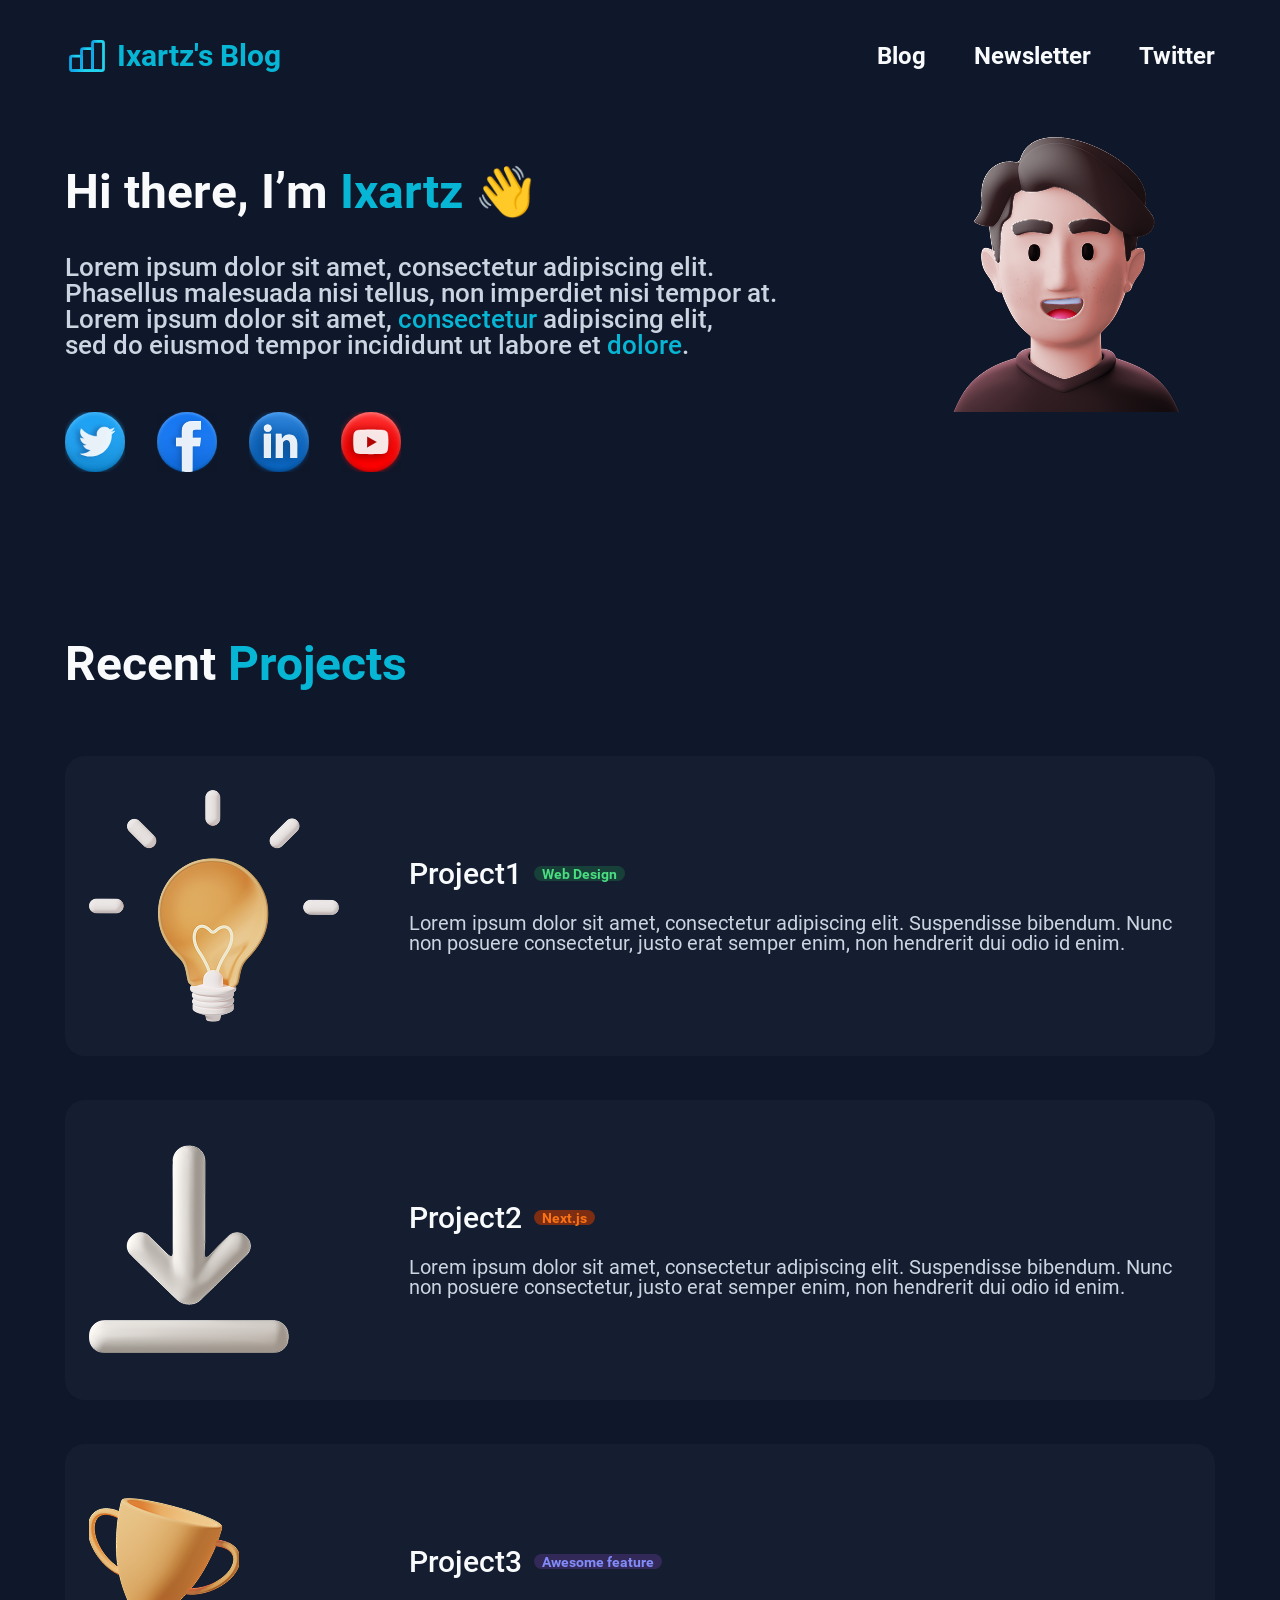
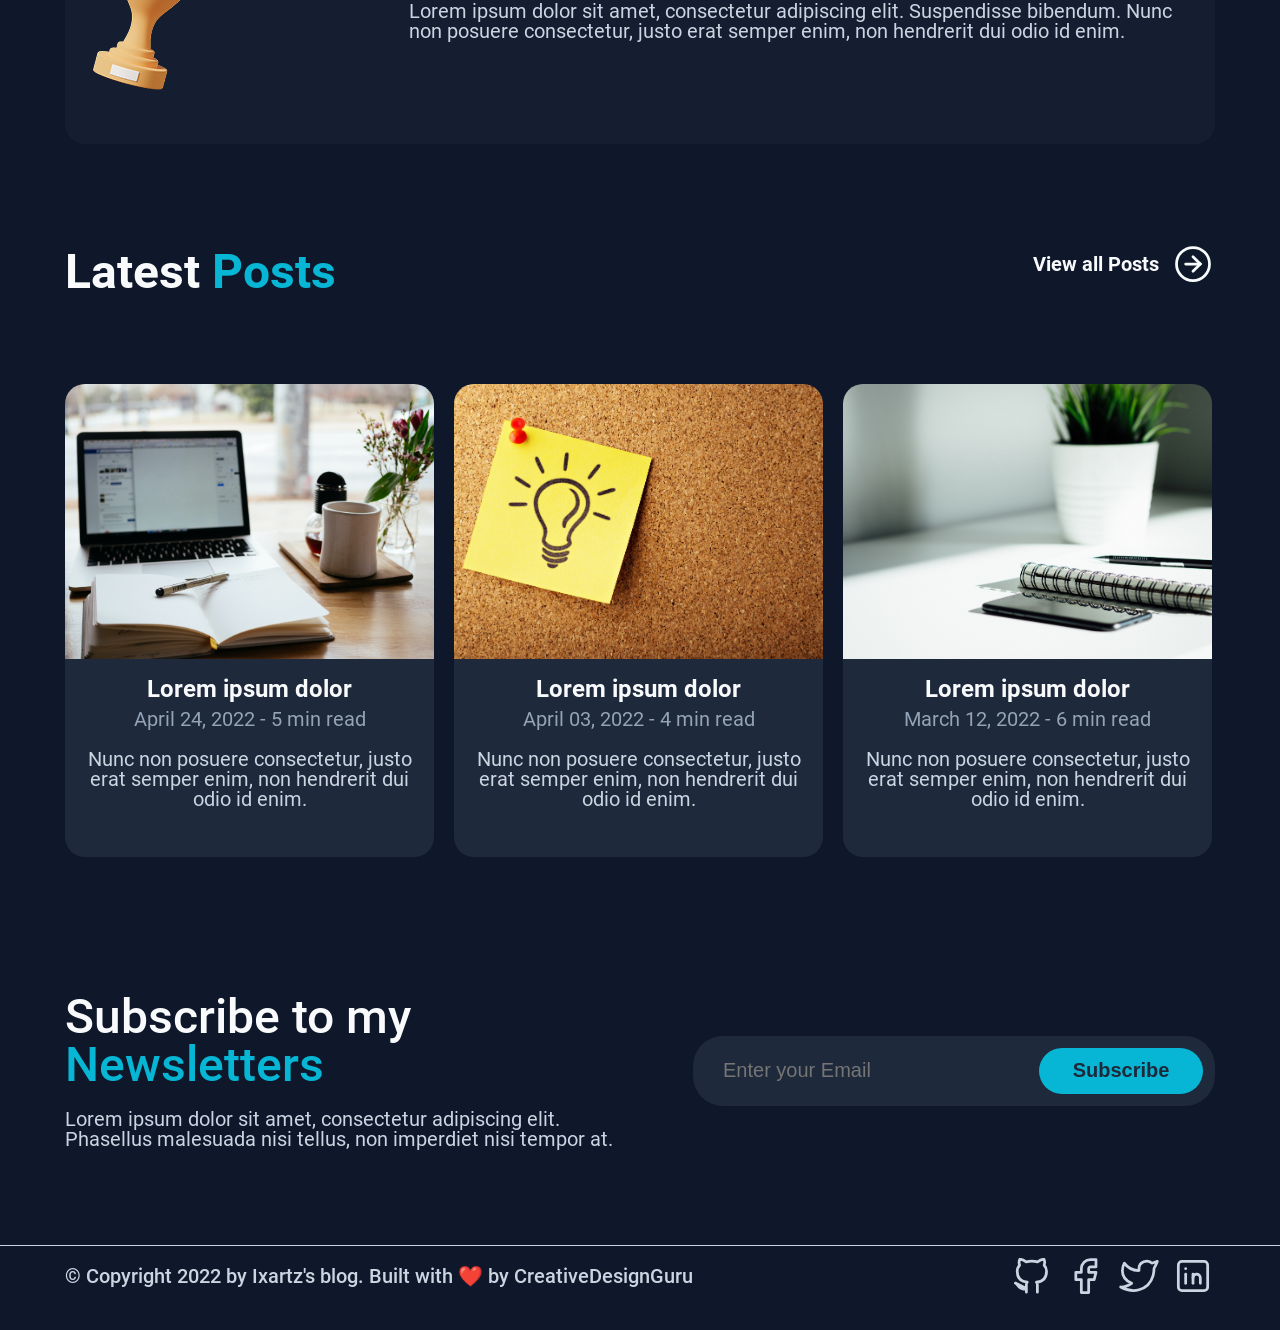
<file: index.html>
<!DOCTYPE html>
<html lang="en">
<head>
  <meta charset="UTF-8">
  <meta name="viewport" content="width=device-width, initial-scale=1.0">
  <meta name="description" content="Personal blog landing page by Ixartz">
  <title>Ixartz's Blog</title>
  <link rel="stylesheet" href="style/style.css">
</head>
<body>
<div class="page">

  <div class="header-wrapper">
    <header class="header">
      <a href="index.html" class="header-link">
        <img src="png/Framenav.svg" alt="" aria-hidden="true">
        Ixartz's Blog
      </a>
      <nav class="nav" aria-label="Main navigation">
        <a href="postExamples.html">Blog</a>
        <a href="newsLetter.html">Newsletter</a>
        <a href="#">Twitter</a>
      </nav>
    </header>
  </div>

  <main class="container">
    <section class="hero">
      <div class="hero-content">
        <h1>Hi there, I&rsquo;m <span class="highlight">Ixartz</span> 👋</h1>
        <p>
          Lorem ipsum dolor sit amet, consectetur adipiscing elit.<br> Phasellus malesuada nisi tellus,
          non imperdiet nisi tempor at.<br>
          Lorem ipsum dolor sit amet, <span class="highlight">consectetur</span> adipiscing elit,<br>
          sed do eiusmod tempor incididunt ut labore et <span class="highlight">dolore</span>.
        </p>
      </div>

      <div class="hero-image">
        <img src="png/Western%20Man.png" alt="">
      </div>
    </section>

    <div class="social-icons" aria-label="Social links">
      <a href="#" aria-label="Twitter"><img src="png/Twitter.svg" alt=""></a>
      <a href="#" aria-label="Facebook"><img src="png/facebook.svg" alt=""></a>
      <a href="#" aria-label="LinkedIn"><img src="png/linkedin.svg" alt=""></a>
      <a href="#" aria-label="Youtube"><img src="png/Youtube.svg" alt=""></a>
    </div>

    <section class="projects">
      <h2>Recent <span class="highlight">Projects</span></h2>

      <article class="project-card">
        <div class="image">
          <img src="png/3D-illustrations-gabriel-pinheiro.com.png" alt="Project 1 preview">
        </div>
        <div class="project-info">
          <h3>Project1 <span class="tag tag-green">Web Design</span></h3>
          <p>Lorem ipsum dolor sit amet, consectetur adipiscing elit. Suspendisse bibendum.<span class="br"></span> Nunc non posuere consectetur, justo erat semper enim, non hendrerit dui odio id enim.</p>
        </div>
      </article>

      <article class="project-card">
        <div class="image">
          <img src="png/3D-illustrations-gabriel-pinheiro.com%20(1).png" alt="Project 2 preview">
        </div>
        <div class="project-info">
          <h3>Project2 <span class="tag tag-orange">Next.js</span></h3>
          <p>Lorem ipsum dolor sit amet, consectetur adipiscing elit. Suspendisse bibendum.<span class="br"></span> Nunc non posuere consectetur, justo erat semper enim, non hendrerit dui odio id enim.</p>
        </div>
      </article>

      <article class="project-card">
        <div class="image">
         <img src="png/3D-illustrations-gabriel-pinheiro.com%20(2).png" alt="Project 3 preview">
        </div>
        <div class="project-info">
          <h3>Project3 <span class="tag tag-purple">Awesome feature</span></h3>
          <p>Lorem ipsum dolor sit amet, consectetur adipiscing elit. Suspendisse bibendum.<span class="br"></span> Nunc non posuere consectetur, justo erat semper enim, non hendrerit dui odio id enim.</p>
        </div>
      </article>
    </section>

    <section class="posts-section">
      <div class="section-header">
        <h2>Latest <span class="highlight">Posts</span></h2>
        <a href="post.html" class="view-all-link">
          View all Posts
          <img src="png/Frame%20(1).svg" alt="" aria-hidden="true">
        </a>
      </div>

      <div class="posts-grid">
        <article class="post-card">
          <a href="postExamples.html">
            <img src="png/214bcecc0c7e9d845142b5a23d0261f098c0ba4d.jpg" alt="Post preview image">
            <div class="post-content">
              <h3>Lorem ipsum dolor</h3>
              <span class="post-meta">April 24, 2022 - 5 min read</span>
              <p>Nunc non posuere consectetur, justo erat semper enim, non hendrerit dui odio id enim.</p>
            </div>
          </a>
        </article>

        <article class="post-card">
          <img src="png/d40a3f87a22798b25255d2ef6967745dd391d653.jpg" alt="Post preview image">
          <div class="post-content">
            <h3>Lorem ipsum dolor</h3>
            <span class="post-meta">April 03, 2022 - 4 min read</span>
            <p>Nunc non posuere consectetur, justo erat semper enim, non hendrerit dui odio id enim.</p>
          </div>
        </article>

        <article class="post-card">
          <img src="png/fa3dfb51252e62ef6c4b4d68439936e366598f66.jpg" alt="Post preview image">
          <div class="post-content">
            <h3>Lorem ipsum dolor</h3>
            <span class="post-meta">March 12, 2022 - 6 min read</span>
            <p>Nunc non posuere consectetur, justo erat semper enim, non hendrerit dui odio id enim.</p>
          </div>
        </article>
      </div>
    </section>

    <section class="newsletter">
      <div class="newsletter-content">
        <h2>Subscribe to my <br><span class="highlight">Newsletters</span></h2>
        <p>Lorem ipsum dolor sit amet, consectetur adipiscing elit.<br> Phasellus malesuada nisi tellus, non imperdiet nisi tempor at.</p>
      </div>
      <div class="newsletter-form">
        <form action="#">
          <input type="email" placeholder="Enter your Email" required>
          <button type="submit">Subscribe</button>
        </form>
      </div>
    </section>
  </main>

  <footer class="footer">
    <div class="container footer-container">
      <p class="copyright">
        &copy; Copyright 2022 by Ixartz's blog. Built with ❤️ by CreativeDesignGuru
      </p>
      <div class="footer-social" aria-label="Footer social links">
        <a href="#" aria-label="GitHub"><img src="png/Vector.svg" alt=""></a>
        <a href="#" aria-label="Facebook"><img src="png/Frame.svg" alt=""></a>
        <a href="#" aria-label="Twitter"><img src="png/Frame1.svg" alt=""></a>
        <a href="#" aria-label="LinkedIn"><img src="png/Frame2.svg" alt=""></a>
      </div>
    </div>
  </footer>
</div>
</body>
</html>
</file>
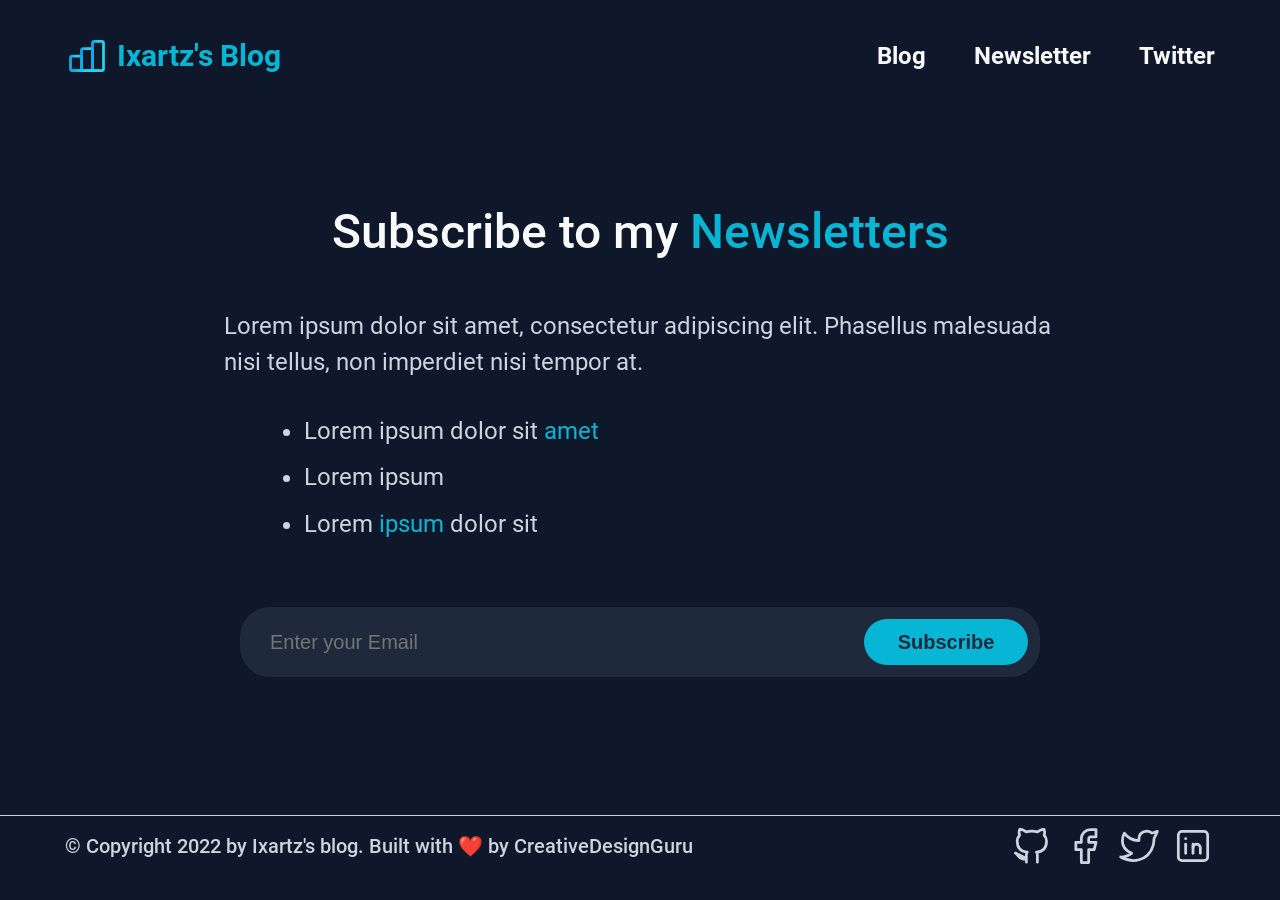
<file: newsLetter.html>
<!DOCTYPE html>
<html lang="en">
<head>
  <meta charset="UTF-8">
  <meta name="viewport" content="width=device-width, initial-scale=1.0">
  <meta name="description" content="Subscribe to Newsletter - Ixartz's Blog">
  <title>Newsletter - Ixartz's Blog</title>

  <link rel="stylesheet" href="style/style.css">
  <link rel="stylesheet" href="style/newsLetter.css">
</head>
<body>
<div class="page">

  <div class="header-wrapper">
    <header class="header">
      <a href="index.html" class="header-link">
        <img src="png/Framenav.svg" alt="" aria-hidden="true">
        Ixartz's Blog
      </a>
      <nav class="nav" aria-label="Main navigation">
        <a href="postExamples.html">Blog</a>
        <a href="newsLetter.html">Newsletter</a>
        <a href="#">Twitter</a>
      </nav>
    </header>
  </div>

  <main class="container">

    <section class="newsletter newsletter-standalone">
      <div class="newsletter-content">
        <h2>Subscribe to my <span class="highlight">Newsletters</span></h2>

        <div class="text-block">
          <p>Lorem ipsum dolor sit amet, consectetur adipiscing elit. Phasellus malesuada nisi tellus, non imperdiet nisi tempor at.</p>

          <ul class="newsletter-features">
            <li>Lorem ipsum dolor sit <span class="highlight">amet</span></li>
            <li>Lorem ipsum</li>
            <li>Lorem <span class="highlight">ipsum</span> dolor sit</li>
          </ul>
        </div>
      </div>

      <div class="newsletter-form">
        <form action="#">
          <input type="email" placeholder="Enter your Email" required>
          <button type="submit">
            <span class="desktop-text">Subscribe</span>
          </button>
        </form>
      </div>
    </section>

  </main>

  <footer class="footer">
    <div class="container footer-container">
      <p class="copyright">
        &copy; Copyright 2022 by Ixartz's blog. Built with ❤️ by CreativeDesignGuru
      </p>
      <div class="footer-social" aria-label="Footer social links">
        <a href="#" aria-label="GitHub"><img src="png/Vector.svg" alt=""></a>
        <a href="#" aria-label="Facebook"><img src="png/Frame.svg" alt=""></a>
        <a href="#" aria-label="Twitter"><img src="png/Frame1.svg" alt=""></a>
        <a href="#" aria-label="LinkedIn"><img src="png/Frame2.svg" alt=""></a>
      </div>
    </div>
  </footer>
</div>
</body>
</html>
</file>
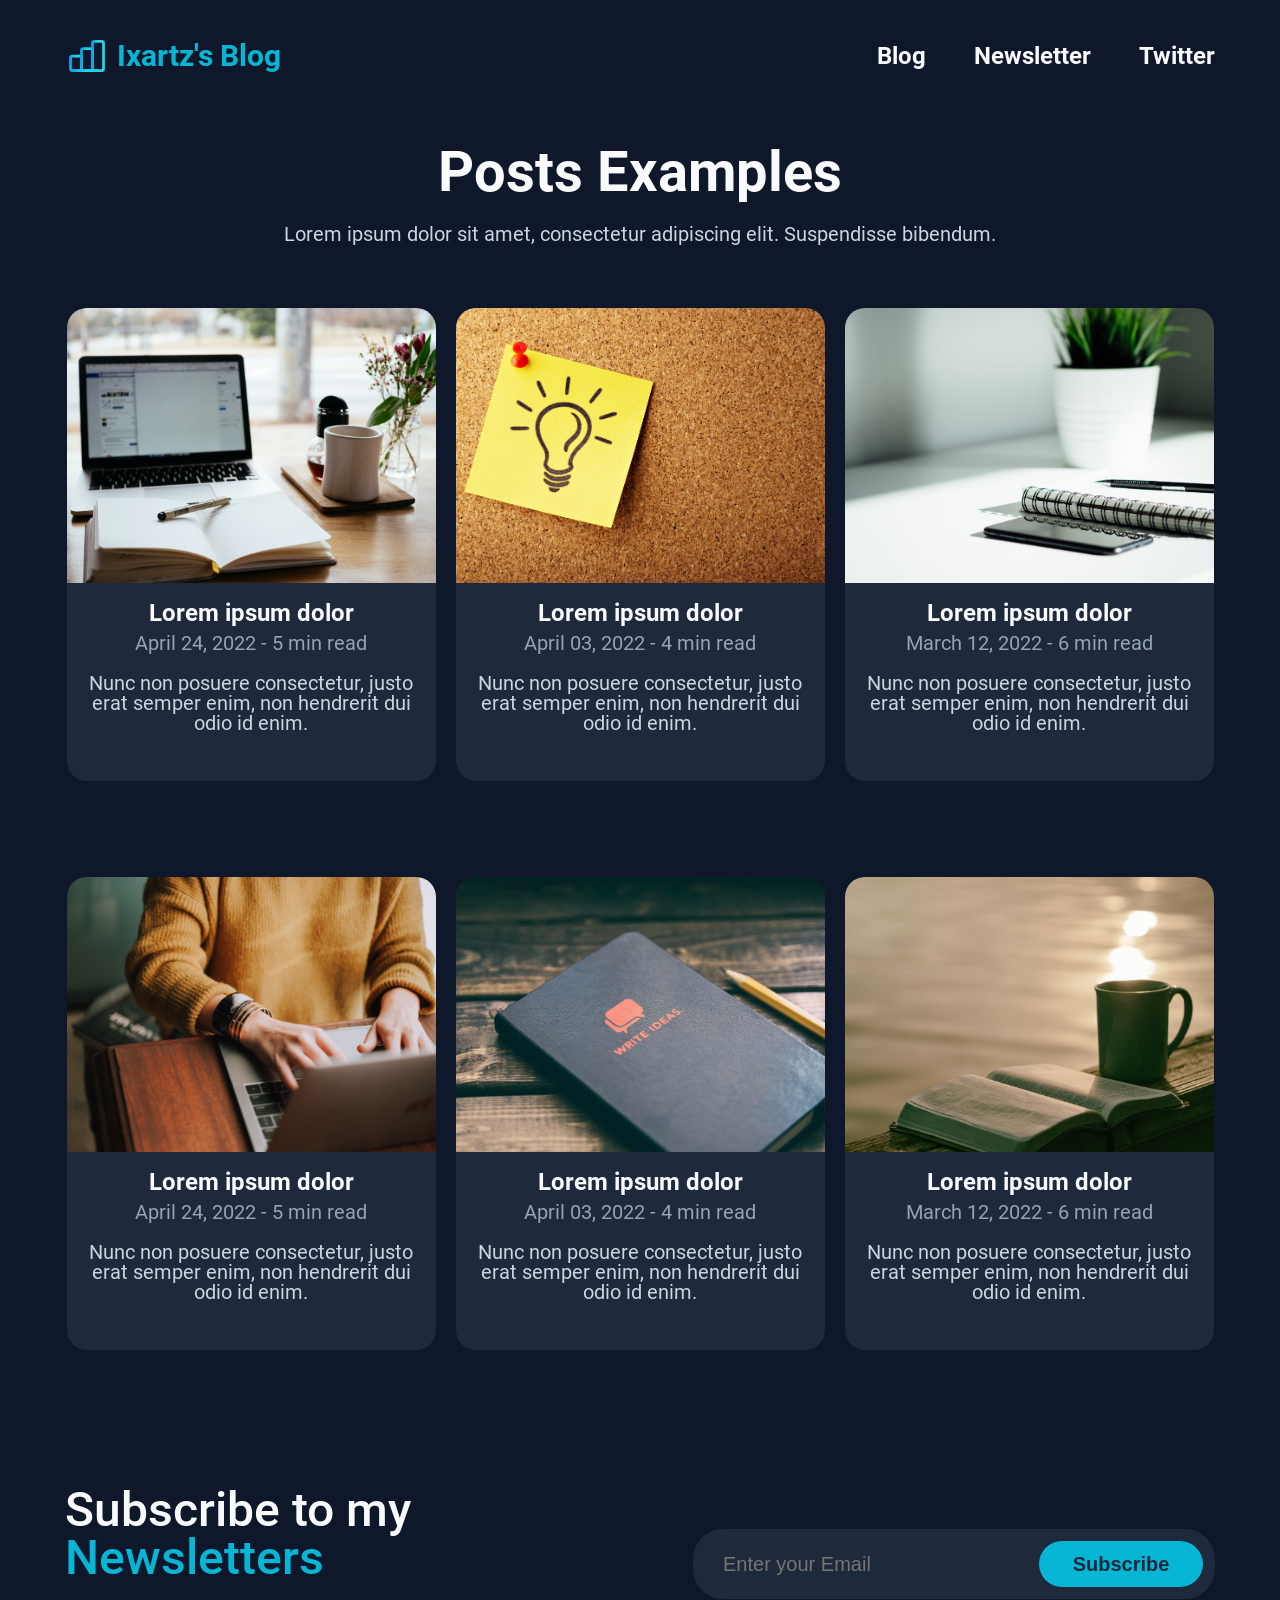
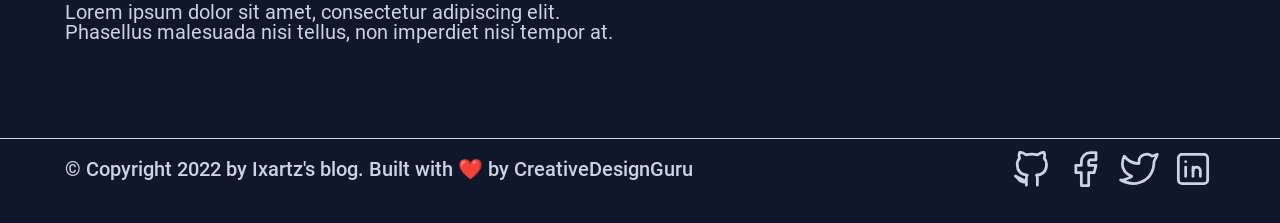
<file: post.html>
<!DOCTYPE html>
<html lang="en">
<head>
  <meta charset="UTF-8">
  <meta name="viewport" content="width=device-width, initial-scale=1.0">
  <meta name="description" content="Posts Examples - Ixartz's Blog">
  <title>Posts Examples - Ixartz's Blog</title>

  <link rel="stylesheet" href="style/style.css">
  <link rel="stylesheet" href="style/post.css">
</head>
<body>
<div class="page">

  <div class="header-wrapper">
    <header class="header">
      <a href="index.html" class="header-link">
        <img src="png/Framenav.svg" alt="" aria-hidden="true">
        Ixartz's Blog
      </a>
      <nav class="nav" aria-label="Main navigation">
        <a href="postExamples.html">Blog</a>
        <a href="newsLetter.html">Newsletter</a>
        <a href="#">Twitter</a>
      </nav>
    </header>
  </div>

  <main class="container">

    <section class="page-header">
      <h1>Posts Examples</h1>
      <p>Lorem ipsum dolor sit amet, consectetur adipiscing elit. Suspendisse bibendum.</p>
    </section>

    <section class="posts-section">
      <div class="posts-grid posts-grid-archive">

        <article class="post-card">
          <a href="postExamples.html">
          <img src="png/214bcecc0c7e9d845142b5a23d0261f098c0ba4d.jpg" alt="Laptop on desk">
            <div class="post-content">
              <h3>Lorem ipsum dolor</h3>
              <span class="post-meta">April 24, 2022 - 5 min read</span>
              <p>Nunc non posuere consectetur, justo erat semper enim, non hendrerit dui odio id enim.</p>
            </div>
          </a>
        </article>

        <article class="post-card">
          <img src="png/d40a3f87a22798b25255d2ef6967745dd391d653.jpg" alt="Lightbulb on sticky note">
          <div class="post-content">
            <h3>Lorem ipsum dolor</h3>
            <span class="post-meta">April 03, 2022 - 4 min read</span>
            <p>Nunc non posuere consectetur, justo erat semper enim, non hendrerit dui odio id enim.</p>
          </div>
        </article>

        <article class="post-card">
          <img src="png/fa3dfb51252e62ef6c4b4d68439936e366598f66.jpg" alt="Notebook on desk">
          <div class="post-content">
            <h3>Lorem ipsum dolor</h3>
            <span class="post-meta">March 12, 2022 - 6 min read</span>
            <p>Nunc non posuere consectetur, justo erat semper enim, non hendrerit dui odio id enim.</p>
          </div>
        </article>

        <article class="post-card">
          <img src="png/823829e7b3ae1e664710804e14ee09594344434d.jpg" alt="Person typing on laptop">
          <div class="post-content">
            <h3>Lorem ipsum dolor</h3>
            <span class="post-meta">April 24, 2022 - 5 min read</span>
            <p>Nunc non posuere consectetur, justo erat semper enim, non hendrerit dui odio id enim.</p>
          </div>
        </article>

        <article class="post-card">
          <img src="png/b34675c96b7b48de2ae2f6d5213dad5c514f452d.jpg" alt="Notebook with Write Ideas text">
          <div class="post-content">
            <h3>Lorem ipsum dolor</h3>
            <span class="post-meta">April 03, 2022 - 4 min read</span>
            <p>Nunc non posuere consectetur, justo erat semper enim, non hendrerit dui odio id enim.</p>
          </div>
        </article>

        <article class="post-card">
          <img src="png/5ce6bbfe92e14bdc318ed444702cb6166bba798b.jpg" alt="Coffee and book">
          <div class="post-content">
            <h3>Lorem ipsum dolor</h3>
            <span class="post-meta">March 12, 2022 - 6 min read</span>
            <p>Nunc non posuere consectetur, justo erat semper enim, non hendrerit dui odio id enim.</p>
          </div>
        </article>

      </div>
    </section>

    <section class="newsletter">
      <div class="newsletter-content">
        <h2>Subscribe to my <br><span class="highlight">Newsletters</span></h2>
        <p>Lorem ipsum dolor sit amet, consectetur adipiscing elit.<br> Phasellus malesuada nisi tellus, non imperdiet nisi tempor at.</p>
      </div>
      <div class="newsletter-form">
        <form action="#">
          <input type="email" placeholder="Enter your Email" required>
          <button type="submit">Subscribe</button>
        </form>
      </div>
    </section>
  </main>

  <footer class="footer">
    <div class="container footer-container">
      <p class="copyright">
        &copy; Copyright 2022 by Ixartz's blog. Built with ❤️ by CreativeDesignGuru
      </p>
      <div class="footer-social" aria-label="Footer social links">
        <a href="#" aria-label="GitHub"><img src="png/Vector.svg" alt=""></a>
        <a href="#" aria-label="Facebook"><img src="png/Frame.svg" alt=""></a>
        <a href="#" aria-label="Twitter"><img src="png/Frame1.svg" alt=""></a>
        <a href="#" aria-label="LinkedIn"><img src="png/Frame2.svg" alt=""></a>
      </div>
    </div>
  </footer>
</div>
</body>
</html>
</file>
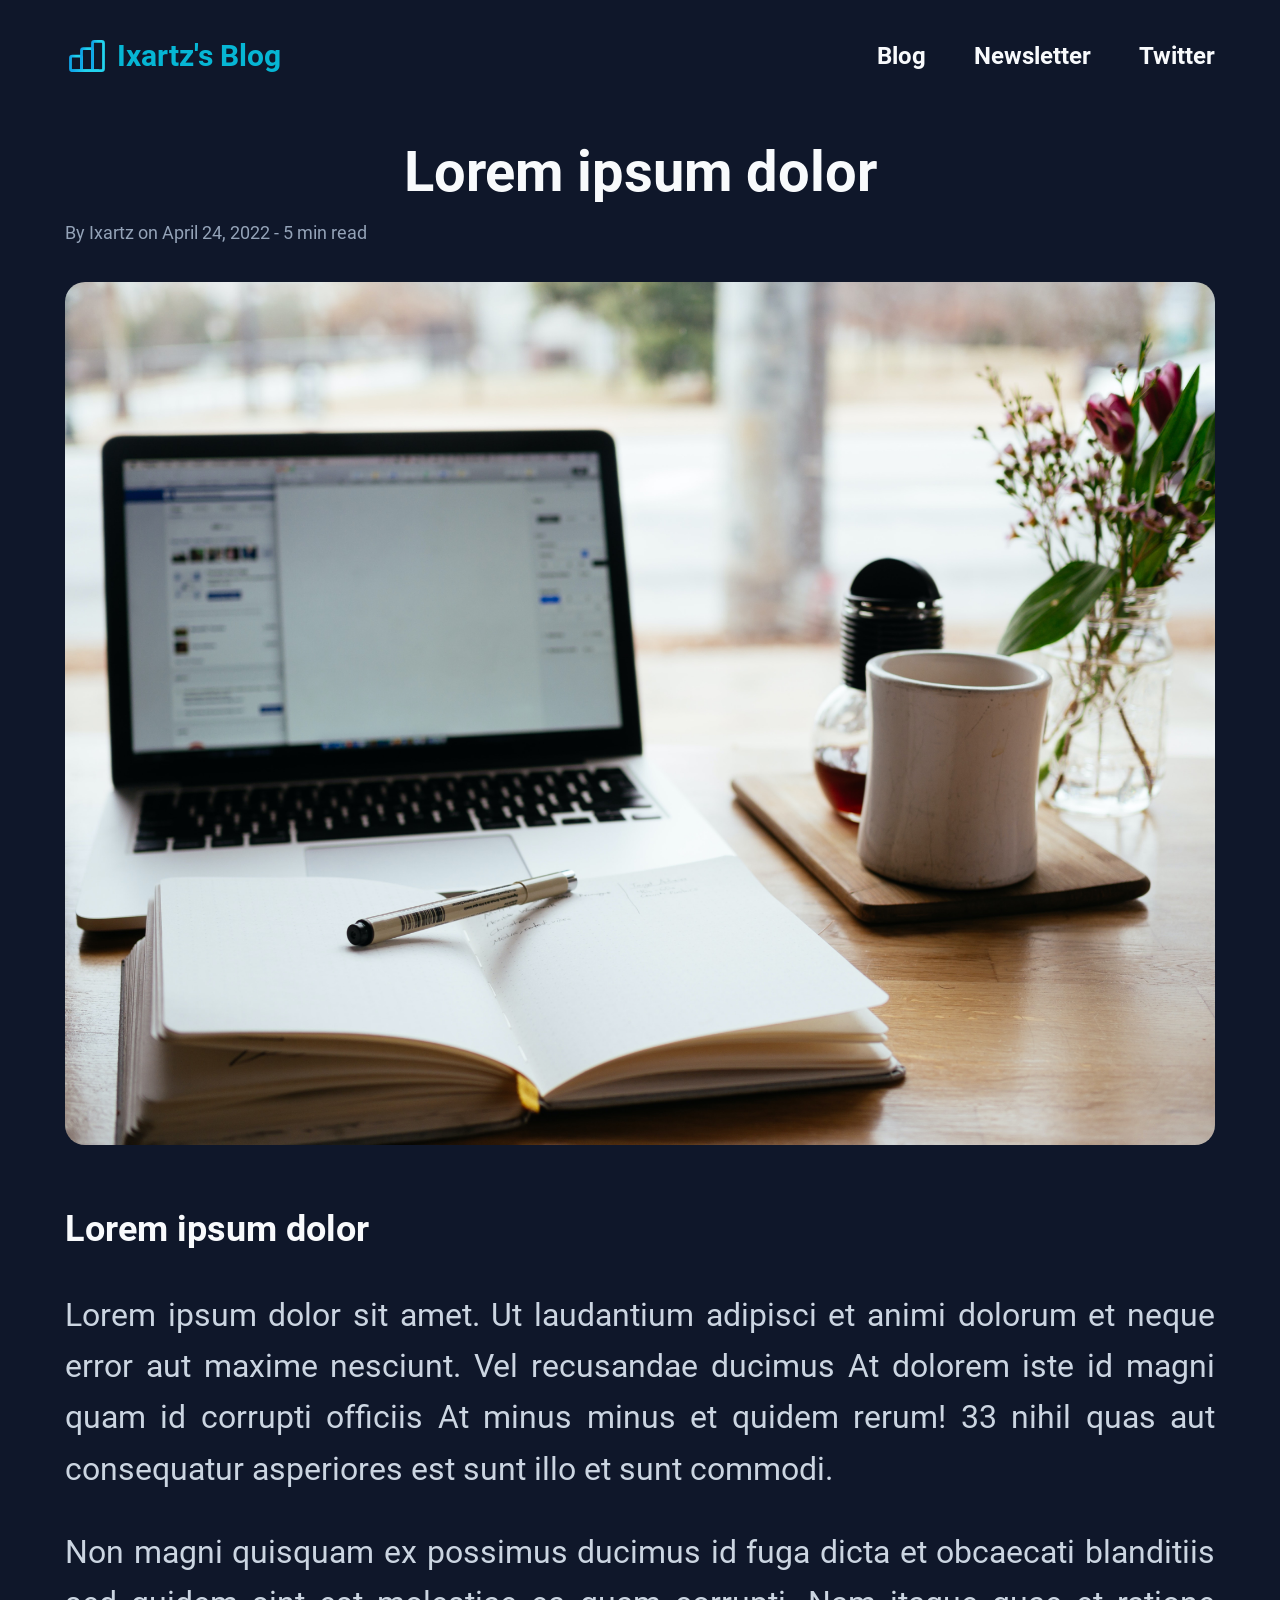
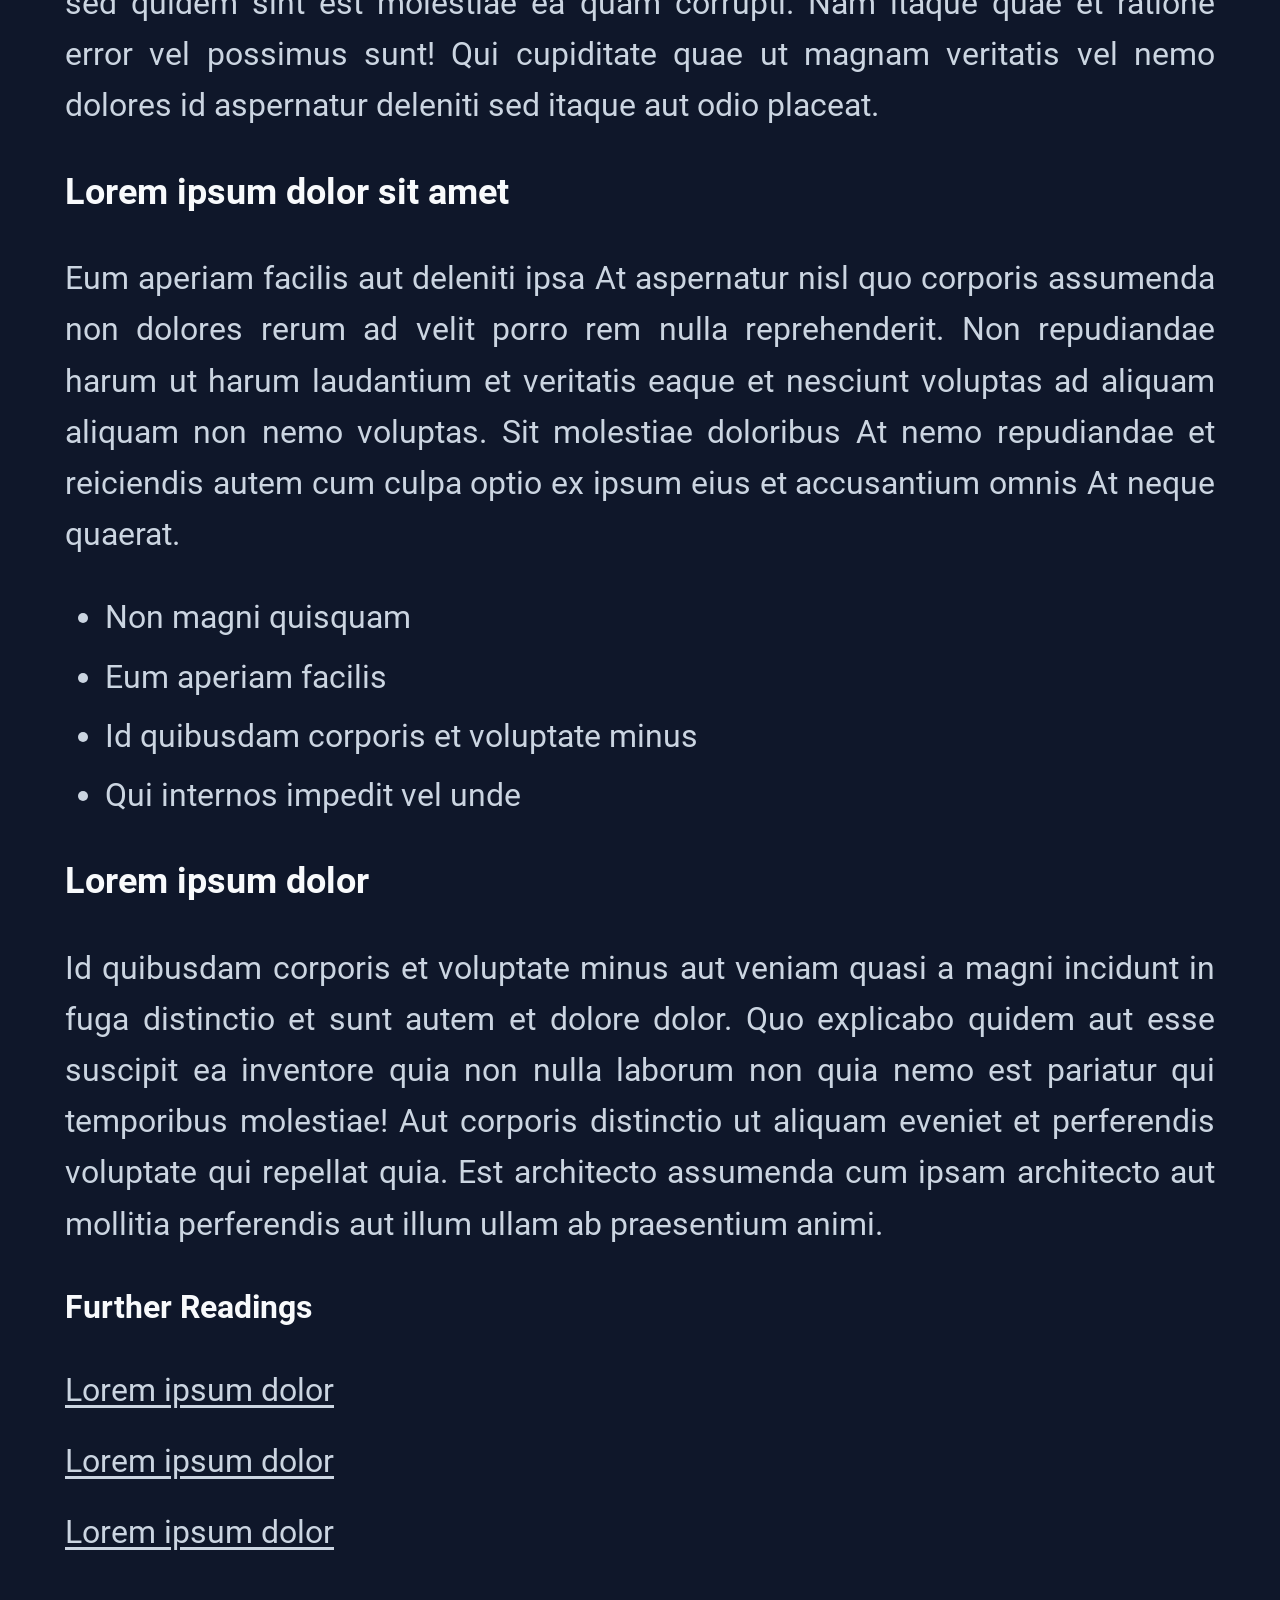
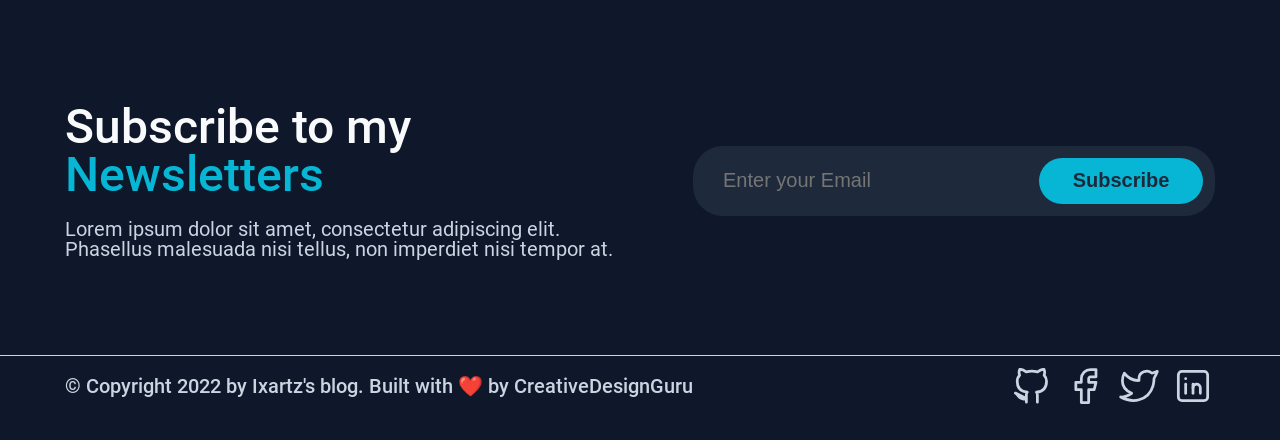
<file: postExamples.html>
<!DOCTYPE html>
<html lang="en">
<head>
  <meta charset="UTF-8">
  <meta name="viewport" content="width=device-width, initial-scale=1.0">
  <meta name="description" content="Blog Post - Ixartz's Blog">
  <title>Lorem ipsum dolor - Ixartz's Blog</title>

  <link rel="stylesheet" href="style/style.css">
  <link rel="stylesheet" href="style/postExamples.css">
</head>
<body>
<div class="page">

  <div class="header-wrapper">
    <header class="header">
      <a href="index.html" class="header-link">
        <img src="png/Framenav.svg" alt="" aria-hidden="true">
        Ixartz's Blog
      </a>
      <nav class="nav" aria-label="Main navigation">
        <a href="postExamples.html">Blog</a>
        <a href="newsLetter.html">Newsletter</a>
        <a href="#">Twitter</a>
      </nav>
    </header>
  </div>

  <main class="container">

    <article class="article-container">
      <header class="article-header">
        <h1 class="article-title">Lorem ipsum dolor</h1>
        <p class="article-meta">By Ixartz on April 24, 2022 - 5 min read</p>
      </header>

      <div class="article-cover">
        <img src="png/214bcecc0c7e9d845142b5a23d0261f098c0ba4d.jpg" alt="Laptop and coffee on a desk">
      </div>

      <div class="article-content">
        <h2>Lorem ipsum dolor</h2>
        <p>Lorem ipsum dolor sit amet. Ut laudantium adipisci et animi dolorum et neque error aut maxime nesciunt. Vel recusandae ducimus At dolorem iste id magni quam id corrupti officiis At minus minus et quidem rerum! 33 nihil quas aut consequatur asperiores est sunt illo et sunt commodi.</p>

        <p>Non magni quisquam ex possimus ducimus id fuga dicta et obcaecati blanditiis sed quidem sint est molestiae ea quam corrupti. Nam itaque quae et ratione error vel possimus sunt! Qui cupiditate quae ut magnam veritatis vel nemo dolores id aspernatur deleniti sed itaque aut odio placeat.</p>

        <h2>Lorem ipsum dolor sit amet</h2>
        <p>Eum aperiam facilis aut deleniti ipsa At aspernatur nisl quo corporis assumenda non dolores rerum ad velit porro rem nulla reprehenderit. Non repudiandae harum ut harum laudantium et veritatis eaque et nesciunt voluptas ad aliquam aliquam non nemo voluptas. Sit molestiae doloribus At nemo repudiandae et reiciendis autem cum culpa optio ex ipsum eius et accusantium omnis At neque quaerat.</p>

        <ul>
          <li>Non magni quisquam</li>
          <li>Eum aperiam facilis</li>
          <li>Id quibusdam corporis et voluptate minus</li>
          <li>Qui internos impedit vel unde</li>
        </ul>

        <h2>Lorem ipsum dolor</h2>
        <p>Id quibusdam corporis et voluptate minus aut veniam quasi a magni incidunt in fuga distinctio et sunt autem et dolore dolor. Quo explicabo quidem aut esse suscipit ea inventore quia non nulla laborum non quia nemo est pariatur qui temporibus molestiae! Aut corporis distinctio ut aliquam eveniet et perferendis voluptate qui repellat quia. Est architecto assumenda cum ipsam architecto aut mollitia perferendis aut illum ullam ab praesentium animi.</p>

        <h3>Further Readings</h3>
        <ul class="further-readings">
          <li><a href="#">Lorem ipsum dolor</a></li>
          <li><a href="#">Lorem ipsum dolor</a></li>
          <li><a href="#">Lorem ipsum dolor</a></li>
        </ul>
      </div>
    </article>

    <section class="newsletter">
      <div class="newsletter-content">
        <h2>Subscribe to my <br><span class="highlight">Newsletters</span></h2>
        <p>Lorem ipsum dolor sit amet, consectetur adipiscing elit.<br> Phasellus malesuada nisi tellus, non imperdiet nisi tempor at.</p>
      </div>
      <div class="newsletter-form">
        <form action="#">
          <input type="email" placeholder="Enter your Email" required>
          <button type="submit">Subscribe</button>
        </form>
      </div>
    </section>
  </main>

  <footer class="footer">
    <div class="container footer-container">
      <p class="copyright">
        &copy; Copyright 2022 by Ixartz's blog. Built with ❤️ by CreativeDesignGuru
      </p>
      <div class="footer-social" aria-label="Footer social links">
        <a href="#" aria-label="GitHub"><img src="png/Vector.svg" alt=""></a>
        <a href="#" aria-label="Facebook"><img src="png/Frame.svg" alt=""></a>
        <a href="#" aria-label="Twitter"><img src="png/Frame1.svg" alt=""></a>
        <a href="#" aria-label="LinkedIn"><img src="png/Frame2.svg" alt=""></a>
      </div>
    </div>
  </footer>
</div>
</body>
</html>
</file>
<file: style/style.css>
:root {
    --bg-color: #0f172a;
    --card-bg: #1e293b;
    --text-primary: #f8fafc;
    --text-secondary: #94a3b8;
    --text-slate-300: #cbd5e1;
    --accent-color: #06b6d4;
    --container-width: 71.875rem;
    --border-color: #CBD5E1;
}

*, *::before, *::after {
    box-sizing: border-box;
}

@font-face {
    font-family: "Roboto";
    src: url("./fonts/Roboto-Regular.woff2") format("woff2");
    font-weight: 400;
    font-style: normal;
    font-display: swap;
}

@font-face {
    font-family: "Roboto";
    src: url("./fonts/Roboto-Medium.woff2") format("woff2");
    font-weight: 500;
    font-style: normal;
    font-display: swap;
}

@font-face {
    font-family: "Roboto";
    src: url("./fonts/Roboto-Bold.woff2") format("woff2");
    font-weight: 700;
    font-style: normal;
    font-display: swap;
}


body {
    margin: 0;
    background-color: var(--bg-color);
    color: var(--text-primary);
    font-family: 'Roboto', sans-serif;
    line-height: 1;
    display: flex;
    flex-direction: column;
    min-height: 100vh;
}

.page {
    flex: 1;
    display: flex;
    flex-direction: column;
}

.container {
    width: var(--container-width);
    margin: auto;
    flex: 1;
}

a {
    color: inherit;
    text-decoration: none;
}

.container {
    width: var(--container-width);
    margin: auto;
}

img {
    display: block;
    max-width: 100%;
}

.header {
    width: var(--container-width);
    height: 7rem;
    margin: 0 auto;
    display: flex;
    align-items: center;
    justify-content: space-between;
}

.header-link {
    display: flex;
    align-items: center;
    gap: 0.5rem;
    color: var(--accent-color);
    font-size: 1.875rem;
    font-weight: 700;
}

.nav {
    display: flex;
    gap: 3rem;
}

.nav a {
    font-size: 1.5rem;
    font-weight: 700;
}

.hero {
    display: flex;
    justify-content: space-between;
    align-items: center;
}

.hero-content {
    display: flex;
    flex-direction: column;
    gap: 2.25rem;
}

.hero-content h1 {
    font-size: 3rem;
    line-height: 1.08;
    margin: 0;
}

.highlight {
    color: var(--accent-color);
}

.hero-content p {
    margin: 0;
    width: 44.625rem;
    color: var(--text-slate-300);
    font-size: 1.625rem;
    font-weight: 500;
}

.hero-image {
    width: 18.75rem;
}

.social-icons {
    display: flex;
    gap: 2rem;
}

.social-icons img {
    width: 3.75rem;
    height: 3.75rem;
}

.projects {
    margin-top: 8rem;
    display: flex;
    flex-direction: column;
    gap: 2.75rem;
}

.projects h2, .section-header h2 {
    margin-bottom: 1.5rem;
    font-size: 3rem;
    font-weight: 700;
}



.project-card {
    height: 18.75rem;
    border-radius: 1.25rem;
    background-color: rgba(30, 41, 59, 0.4);
    display: flex;
    align-items: center;
    padding: 0 1.5rem;
    gap: 2.75rem;
    justify-content: space-around;
}

.project-info {
    display: flex;
    flex-direction: column;
    gap: 1.5rem;
}

.project-info h3 {
    margin: 0;
    display: flex;
    align-items: center;
    gap: 0.75rem;
    font-size: 1.875rem;
    font-weight: 500;
}

.project-info p {
    margin: 0;
    color: var(--text-slate-300);
    font-size: 1.25rem;
}

.br {
    display: inline;
}

.project-card img { flex-shrink: 0; }

.tag {
    border-radius: 0.625rem;
    padding: 0.0625rem 0.5rem 0;
    font-size: 0.875rem;
    font-weight: 700;
}

.tag-green { background: rgba(34, 197, 94, 0.2); color: #4ade80; }
.tag-orange { background: #7c2d12; color: #f97316; }
.tag-purple { background: rgba(168, 85, 247, 0.2); color: #818cf8; }

.posts-section {
    display: flex;
    flex-direction: column;
    gap: 4rem;
}

.section-header { display: flex; justify-content: space-between; align-items: center; margin-top: 4rem; }

.view-all-link {
    display: flex;
    align-items: center;
    gap: 0.75rem;
    font-size: 1.25rem;
    font-weight: 700;
}

.image{
    min-width: 25%;
}

.view-all-link img { width: 2.75rem; height: 2.75rem; }

.posts-grid {
    display: flex;
    gap: 1.25rem;
}

.post-card {
    width: 23.0625rem;
    border-radius: 1.25rem;
    background-color: var(--card-bg);
    overflow: hidden;
    padding-bottom: 3rem;
}

.post-card img { width: 100%; height: 17.1875rem; object-fit: cover; }

.post-content {
    padding: 1.125rem 1.375rem 0;
    text-align: center;
    display: flex;
    flex-direction: column;
    gap: 0.5rem;
}

.post-content h3 { margin: 0; font-size: 1.5rem; font-weight: 700; }
.post-meta { display: block; color: var(--text-secondary); font-size: 1.25rem; }

.post-content p {
    margin: 0.75rem 0 0;
    color: var(--text-slate-300);
    font-size: 1.25rem;
}

.newsletter {
    margin-top: 8.5rem;
    display: flex;
    justify-content: space-between;
    align-items: center;
}

.newsletter-content {
    display: flex;
    flex-direction: column;
    gap: 1.25rem;
}

.newsletter-content h2 { margin: 0; font-size: 3rem; font-weight: 500; }
.newsletter-content p { margin: 0; color: var(--text-slate-300); font-size: 1.25rem; }

.newsletter-form form {
    width: 32.625rem;
    height: 4.375rem;
    border-radius: 1.875rem;
    background-color: var(--card-bg);
    display: flex;
    align-items: center;
    padding: 0 0.75rem 0 1.75rem;
    gap: 1rem;
}

.newsletter-form input {
    flex: 1;
    border: 0;
    background: transparent;
    outline: 0;
    color: var(--text-slate-300);
    font-size: 1.25rem;
}

.newsletter-form button {
    width: 10.25rem;
    height: 2.875rem;
    border: 0;
    border-radius: 1.4375rem;
    background-color: var(--accent-color);
    color: #1e293b;
    font-size: 1.25rem;
    font-weight: 700;
    cursor: pointer;
}

.footer {
    border-top: 1px solid rgba(203, 213, 225);
    margin-top: 6rem;
}

.footer-container {
    display: flex;
    align-items: center;
    justify-content: space-between;
    margin-bottom: 1.5rem;
}

.copyright { font-size: 1.25rem; font-weight: 500; color: var(--text-slate-300); }
.footer-social { display: flex; gap: 0.625rem; }
.footer-social a { width: 2.75rem; height: 2.75rem; display: flex; align-items: center; justify-content: center; }

.header-link:hover {
    opacity: 0.8;
    transition: opacity 0.2s;
}

.nav a {
    transition: color 0.2s;
}
.nav a:hover {
    color: var(--accent-color);
}

.social-icons a {
    transition: transform 0.2s, opacity 0.2s;
}
.social-icons a:hover {
    transform: translateY(-3px);
    opacity: 0.8;
}

.project-card {
    transition: transform 0.2s, background-color 0.2s;
}
.project-card:hover {
    transform: translateY(-4px);
    background-color: rgba(30, 41, 59, 0.7);
}

.post-card {
    transition: transform 0.2s, background-color 0.2s;
}
.post-card:hover {
    transform: translateY(-4px);
    background-color: #263548;
}

.view-all-link {
    transition: color 0.2s, gap 0.2s;
}
.view-all-link:hover {
    color: var(--accent-color);
    gap: 1.25rem;
}

.newsletter-form button {
    transition: background-color 0.2s, transform 0.2s;
}
.newsletter-form button:hover {
    background-color: #0891b2;
    transform: scale(1.03);
}

.footer-social a {
    transition: transform 0.2s, opacity 0.2s;
}
.footer-social a:hover {
    transform: translateY(-2px);
    opacity: 0.7;
}

@media (max-width: 767px) {
    body { gap: 3rem; }

    .container, .header { width: 100%; max-width: 20rem; padding: 0 1.25rem; }

    .header { height: 5.5rem; margin: auto; }
    .header-link { font-size: 0.9375rem; }
    .header-link img { width: 1.75rem; height: 1.75rem; }
    .nav { gap: 0.875rem; }
    .nav a { font-size: 0.625rem; }

    .hero { flex-direction: column-reverse; text-align: left; gap: 1.125rem; }
    .hero-content { gap: 1rem; }
    .hero-image { width: 6.25rem; }
    .hero-content h1 { font-size: 1.25rem; text-align: center; }
    .hero-content p { width: 100%; font-size: 0.625rem; line-height: 1.4; }
    .hero-content p br { display: none;}

    .social-icons { justify-content: center; gap: 1.125rem; margin-top: 1rem; }
    .social-icons img { width: 1.875rem; height: 1.875rem; }

    .projects { gap: 1.125rem; margin-top: 4rem; }
    .projects h2, .section-header h2 { font-size: 1.25rem; text-align: left; margin: 0;}

    .project-card {
        height: auto;
        padding: 1.375rem 1rem 1.25rem;
        flex-direction: column;
        gap: 1.125rem;
    }

    .project-card img,
    .project-card:nth-of-type(n) img { width: auto; height: 6.875rem; margin: 0; }

    .project-info { gap: 0.875rem; text-align: center; }
    .project-info h3 { justify-content: center; font-size: 0.9375rem; }
    .project-info p { font-size: 0.625rem; text-align: left; }

    .br {
        display: block;
        margin-top: 0.75rem;
    }

    .tag { font-size: 0.625rem; }

    .posts-section { gap: 2.3rem; display: flex; }
    .view-all-link { font-size: 0.5rem; }
    .view-all-link img { width: 1.25rem; height: 1.25rem; }

    .section-header { margin-top: 3rem; }

    .posts-grid { flex-direction: column; align-items: center; gap: 2.3rem; }
    .post-card { width: 14.375rem; }
    .post-card img { height: 14.375rem; }
    .post-content h3 { font-size: 0.9375rem; }
    .post-meta { font-size: 0.75rem; }
    .post-content p { font-size: 0.625rem; }

    .newsletter { flex-direction: column; text-align: center; gap: 1.25rem; margin-top: 3rem; }
    .newsletter-content { gap: 0.625rem; }
    .newsletter-content h2 { font-size: 1.25rem; }
    .newsletter-content p { font-size: 0.625rem; }
    .newsletter-content br { display: none; }

    .newsletter-form { width: 100%; }
    .newsletter-form form { width: 100%; max-width: 18.75rem; height: 2.375rem; padding: 0.375rem; }
    .newsletter-form input { font-size: 0.625rem; padding-left: 0.9375rem; }
    .newsletter-form button { width: 5rem; height: 1.7rem; padding: 0; font-size: 0.625rem; }

    .footer { margin-top: 3.5rem; }
    .footer-container { flex-direction: column; margin-bottom: 1rem; }
    .copyright { font-size: 0.5rem; }
    .footer-social a { width: 0.9375rem; height: 0.9375rem; }
}
</file>
<file: style/newsLetter.css>
.newsletter-standalone {
    display: flex;
    flex-direction: column;
    align-items: center;
    margin-top: 6rem;
    gap: 3.5rem;
}

.newsletter-standalone .newsletter-content {
    display: flex;
    flex-direction: column;
    align-items: center;
    width: 100%;
}

.newsletter-standalone h2 {
    margin-bottom: 2rem;
    text-align: center;
}

.text-block {
    width: 100%;
    max-width: 52rem;
    text-align: left;
}

.newsletter-standalone .text-block p {
    margin: 0;
    line-height: 1.5;
    font-size: 1.5rem;
    color: var(--text-slate-300);
}

.newsletter-features {
    margin: 2rem 0 0 0;
    padding-left: 5rem;
    color: var(--text-slate-300);
    font-size: 1.5rem;
    line-height: 1.6;
}

.newsletter-features li {
    margin-bottom: 0.5rem;
}

.newsletter-form {
    max-width: 50rem;
}

.newsletter-form form {
    width: 50rem;
}

@media (max-width: 767px) {
    .newsletter-standalone {
        margin-top: 3rem;
        margin-bottom: 3rem;
        gap: 0.625rem;
    }

    .newsletter-standalone h2 {
        margin-bottom: 1.5rem;
    }

    .newsletter-standalone .text-block p {
        font-size: 0.625rem;
    }

    .newsletter-content h2 {
        font-size: 1.25rem;
    }

    .newsletter-features {
        margin-top: 1.25rem;
        font-size: 0.625rem;
        padding: 1rem 2rem;
    }

}
</file>
<file: style/post.css>
.page-header {
    text-align: center;
    display: flex;
    flex-direction: column;
    align-items: center;
    gap: 1.5rem;
    margin-top: 2rem;
    margin-bottom: 4rem;
}

.page-header h1 {
    font-size: 3.5rem;
    font-weight: 700;
    margin: 0;
}

.page-header p {
    font-size: 1.25rem;
    color: var(--text-slate-300);
    margin: 0;
    max-width: 45rem;
}

.posts-grid-archive {
    flex-wrap: wrap;
    justify-content: center;
    row-gap: 6rem;
}

@media (max-width: 767px) {
    .page-header {
        margin-top: 1rem;
        margin-bottom: 2.5rem;
        gap: 1rem;
    }

    .page-header h1 {
        font-size: 1.25rem;
    }

    .page-header p {
        font-size: 0.625rem;
    }

    .posts-grid-archive {
        row-gap: 2rem;
    }
}
</file>
<file: style/postExamples.css>
.article-container {
    padding-top: 2rem;
}

.article-header {
    margin-bottom: 2.5rem;
}

.article-title {
    font-size: 3.5rem;
    font-weight: 700;
    text-align: center;
    margin: 0 0 1.5rem 0;
}

.article-meta {
    color: var(--text-secondary);
    font-size: 1.125rem;
    margin: 0;
}

.article-cover {
    width: 100%;
    margin-bottom: 3.5rem;
}

.article-cover img {
    width: 100%;
    border-radius: 1.25rem;
    object-fit: cover;
}

.article-content {
    color: var(--text-slate-300);
    font-size: 2rem;
    line-height: 1.6;
    text-align: justify;
}

.article-content h2 {
    color: var(--text-primary);
    font-size: 2.25rem;
    font-weight: 700;
}

.article-content h3 {
    color: var(--text-primary);
    font-size: 2rem;
    font-weight: 700;
}

.article-content li {
    margin-bottom: 0.5rem;
}

.further-readings {
    list-style: none;
    margin: 0;
    padding: 0;
    display: flex;
    flex-direction: column;
    gap: 0.75rem;
}

.further-readings a {
    color: var(--text-slate-300);
    text-decoration: underline;
    text-underline-offset: 4px;
    transition: color 0.2s;
}

.further-readings a:hover {
    color: var(--accent-color);
}

@media (max-width: 767px) {
    .article-container {
        padding-top: 1rem;
    }

    .article-title {
        font-size: 1.5rem;
        margin-bottom: 1.5rem;
    }

    .article-meta {
        font-size: 0.75rem;
        text-align: center;
    }

    .article-cover {
        margin-bottom: 2rem;
    }

    .article-cover img {
        border-radius: 0.75rem;
    }

    .article-content {
        font-size: 0.75rem;
        line-height: 1.5;
    }

    .article-content h2 {
        font-size: 1rem;
        margin: 1.25rem 0 1.25rem 0;
    }

    .article-content h3 {
        font-size: 1rem;
        margin: 1.25rem 0 1.25rem 0;
    }
}
</file>
